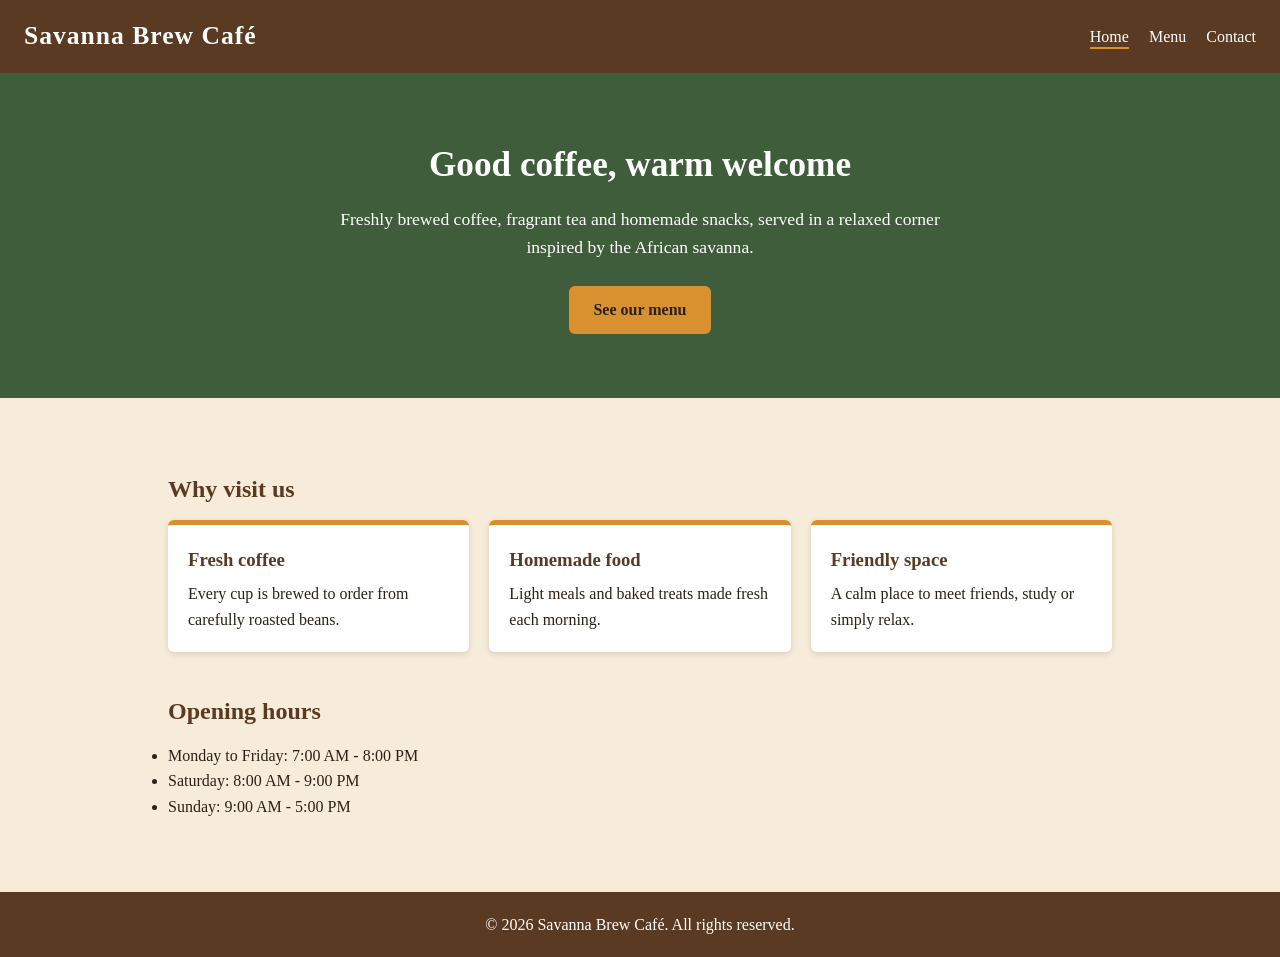
<file: index.html>
<!DOCTYPE html>
<html lang="en">
<head>
  <meta charset="UTF-8">
  <meta name="viewport" content="width=device-width, initial-scale=1.0">
  <meta name="description" content="Savanna Brew Café - freshly brewed coffee, tea and light meals.">
  <title>Savanna Brew Café | Home</title>
  <link rel="stylesheet" href="style.css">
</head>
<body>

  <header>
    <h1>Savanna Brew Café</h1>
    <nav aria-label="Main navigation">
      <ul>
        <li><a href="index.html" class="active">Home</a></li>
        <li><a href="menu.html">Menu</a></li>
        <li><a href="contact.html">Contact</a></li>
      </ul>
    </nav>
  </header>

  <section class="hero">
    <h2>Good coffee, warm welcome</h2>
    <p>Freshly brewed coffee, fragrant tea and homemade snacks, served in a relaxed corner inspired by the African savanna.</p>
    <a class="button" href="menu.html">See our menu</a>
  </section>

  <main>
    <section>
      <h2>Why visit us</h2>
      <div class="cards">
        <article class="card">
          <h3>Fresh coffee</h3>
          <p>Every cup is brewed to order from carefully roasted beans.</p>
        </article>
        <article class="card">
          <h3>Homemade food</h3>
          <p>Light meals and baked treats made fresh each morning.</p>
        </article>
        <article class="card">
          <h3>Friendly space</h3>
          <p>A calm place to meet friends, study or simply relax.</p>
        </article>
      </div>
    </section>

    <section>
      <h2>Opening hours</h2>
      <ul>
        <li>Monday to Friday: 7:00 AM - 8:00 PM</li>
        <li>Saturday: 8:00 AM - 9:00 PM</li>
        <li>Sunday: 9:00 AM - 5:00 PM</li>
      </ul>
    </section>
  </main>

  <footer>
    <p>&copy; 2026 Savanna Brew Café. All rights reserved.</p>
  </footer>

</body>
</html>
</file>
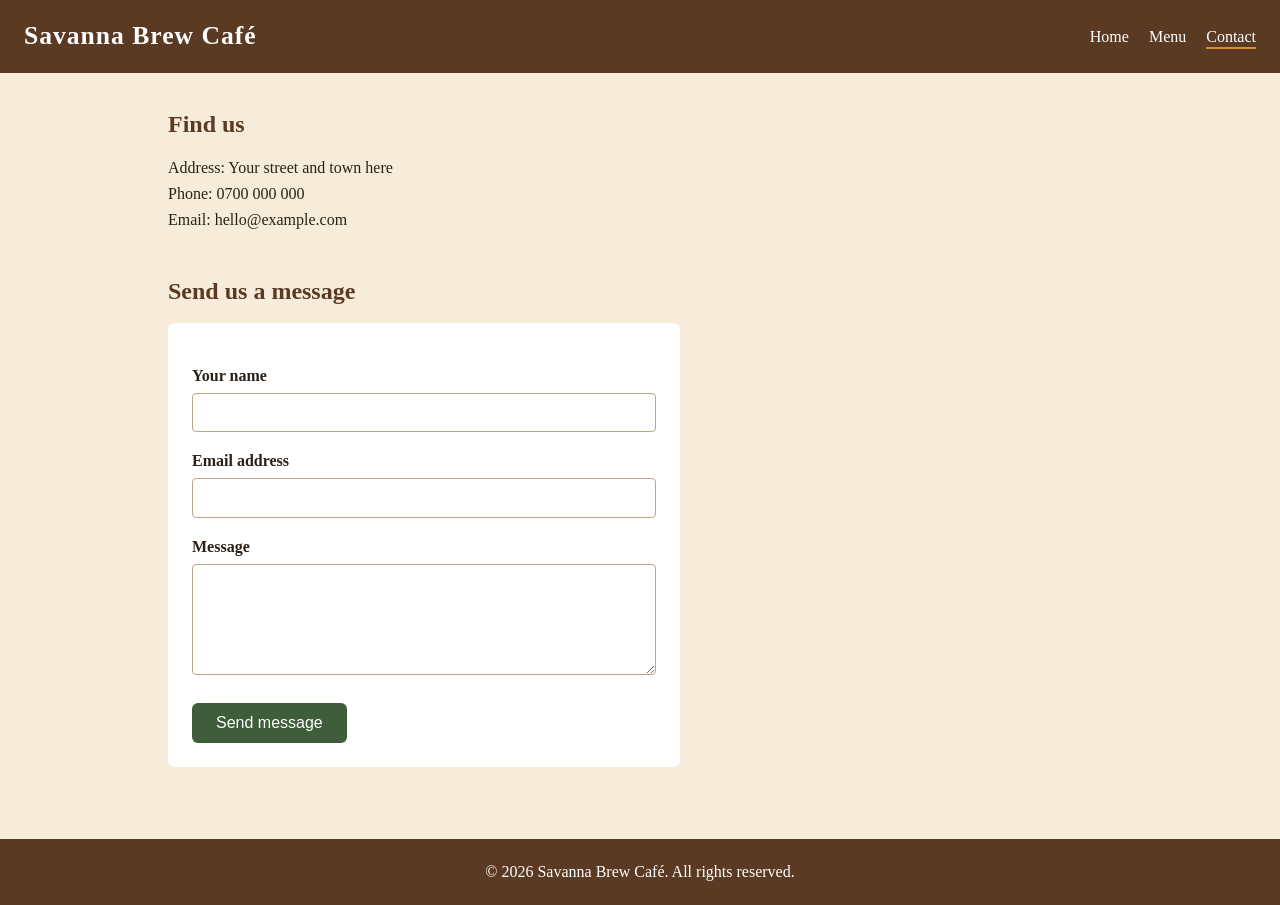
<file: contact.html>
<!DOCTYPE html>
<html lang="en">
<head>
  <meta charset="UTF-8">
  <meta name="viewport" content="width=device-width, initial-scale=1.0">
  <meta name="description" content="Contact Savanna Brew Café.">
  <title>Savanna Brew Café | Contact</title>
  <link rel="stylesheet" href="style.css">
</head>
<body>

  <header>
    <h1>Savanna Brew Café</h1>
    <nav aria-label="Main navigation">
      <ul>
        <li><a href="index.html">Home</a></li>
        <li><a href="menu.html">Menu</a></li>
        <li><a href="contact.html" class="active">Contact</a></li>
      </ul>
    </nav>
  </header>

  <main>
    <section>
      <h2>Find us</h2>
      <p>Address: Your street and town here</p>
      <p>Phone: 0700 000 000</p>
      <p>Email: hello@example.com</p>
    </section>

    <section>
      <h2>Send us a message</h2>
      <form action="#" method="post">
        <label for="name">Your name</label>
        <input type="text" id="name" name="name" required>

        <label for="email">Email address</label>
        <input type="email" id="email" name="email" required>

        <label for="message">Message</label>
        <textarea id="message" name="message" rows="5" required></textarea>

        <button type="submit">Send message</button>
      </form>
    </section>
  </main>

  <footer>
    <p>&copy; 2026 Savanna Brew Café. All rights reserved.</p>
  </footer>

</body>
</html>
</file>
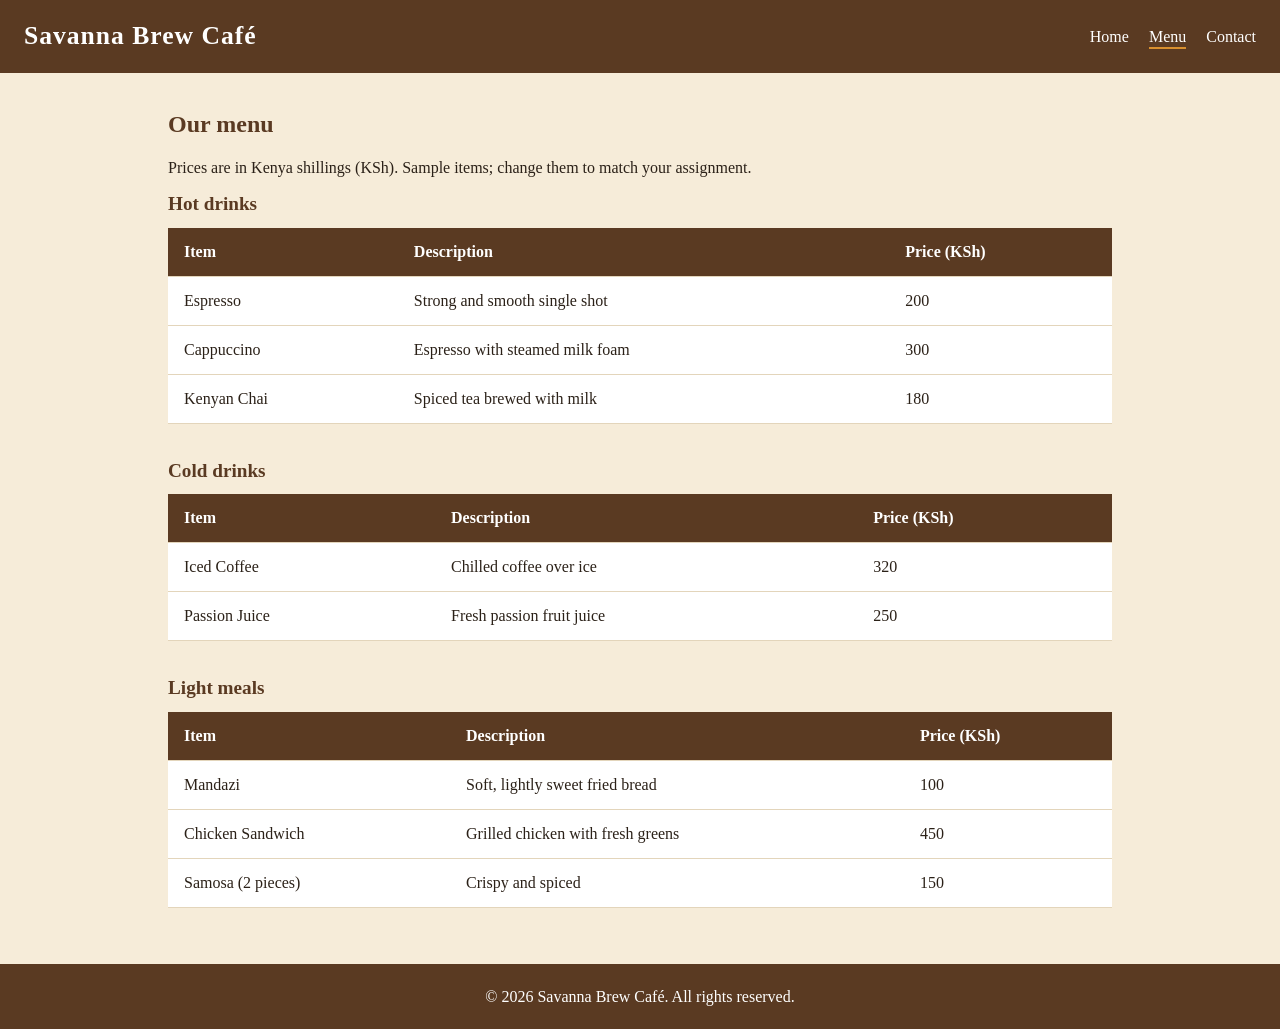
<file: menu.html>
<!DOCTYPE html>
<html lang="en">
<head>
  <meta charset="UTF-8">
  <meta name="viewport" content="width=device-width, initial-scale=1.0">
  <meta name="description" content="The Savanna Brew Café menu: hot drinks, cold drinks and light meals.">
  <title>Savanna Brew Café | Menu</title>
  <link rel="stylesheet" href="style.css">
</head>
<body>

  <header>
    <h1>Savanna Brew Café</h1>
    <nav aria-label="Main navigation">
      <ul>
        <li><a href="index.html">Home</a></li>
        <li><a href="menu.html" class="active">Menu</a></li>
        <li><a href="contact.html">Contact</a></li>
      </ul>
    </nav>
  </header>

  <main>
    <h2>Our menu</h2>
    <p>Prices are in Kenya shillings (KSh). Sample items; change them to match your assignment.</p>

    <table>
      <caption>Hot drinks</caption>
      <thead>
        <tr><th scope="col">Item</th><th scope="col">Description</th><th scope="col">Price (KSh)</th></tr>
      </thead>
      <tbody>
        <tr><td>Espresso</td><td>Strong and smooth single shot</td><td>200</td></tr>
        <tr><td>Cappuccino</td><td>Espresso with steamed milk foam</td><td>300</td></tr>
        <tr><td>Kenyan Chai</td><td>Spiced tea brewed with milk</td><td>180</td></tr>
      </tbody>
    </table>

    <table>
      <caption>Cold drinks</caption>
      <thead>
        <tr><th scope="col">Item</th><th scope="col">Description</th><th scope="col">Price (KSh)</th></tr>
      </thead>
      <tbody>
        <tr><td>Iced Coffee</td><td>Chilled coffee over ice</td><td>320</td></tr>
        <tr><td>Passion Juice</td><td>Fresh passion fruit juice</td><td>250</td></tr>
      </tbody>
    </table>

    <table>
      <caption>Light meals</caption>
      <thead>
        <tr><th scope="col">Item</th><th scope="col">Description</th><th scope="col">Price (KSh)</th></tr>
      </thead>
      <tbody>
        <tr><td>Mandazi</td><td>Soft, lightly sweet fried bread</td><td>100</td></tr>
        <tr><td>Chicken Sandwich</td><td>Grilled chicken with fresh greens</td><td>450</td></tr>
        <tr><td>Samosa (2 pieces)</td><td>Crispy and spiced</td><td>150</td></tr>
      </tbody>
    </table>
  </main>

  <footer>
    <p>&copy; 2026 Savanna Brew Café. All rights reserved.</p>
  </footer>

</body>
</html>
</file>
<file: style.css>
/* Savanna Brew Café - shared styles for all pages */

:root {
  --earth: #5a3a22;
  --sand: #f6ecd9;
  --gold: #d9902f;
  --green: #3f5d3a;
  --text: #2b2118;
  --white: #ffffff;
}

* {
  box-sizing: border-box;
  margin: 0;
  padding: 0;
}

body {
  font-family: Georgia, "Times New Roman", serif;
  line-height: 1.6;
  color: var(--text);
  background-color: var(--sand);
}

/* Header and navigation */
header {
  background-color: var(--earth);
  color: var(--white);
  padding: 1rem 1.5rem;
  display: flex;
  flex-wrap: wrap;
  align-items: center;
  justify-content: space-between;
  gap: 0.75rem;
}

header h1 {
  font-size: 1.6rem;
  letter-spacing: 1px;
}

nav ul {
  list-style: none;
  display: flex;
  gap: 1.25rem;
}

nav a {
  color: var(--white);
  text-decoration: none;
  padding-bottom: 2px;
  border-bottom: 2px solid transparent;
}

nav a:hover,
nav a:focus,
nav a.active {
  border-bottom-color: var(--gold);
}

/* Hero section */
.hero {
  background-color: var(--green);
  color: var(--white);
  text-align: center;
  padding: 4rem 1.5rem;
}

.hero h2 {
  font-size: 2.2rem;
  margin-bottom: 0.75rem;
}

.hero p {
  max-width: 40rem;
  margin: 0 auto 1.5rem;
  font-size: 1.1rem;
}

.button {
  display: inline-block;
  background-color: var(--gold);
  color: var(--text);
  text-decoration: none;
  font-weight: bold;
  padding: 0.7rem 1.5rem;
  border-radius: 6px;
}

.button:hover,
.button:focus {
  background-color: var(--white);
}

/* Page content */
main {
  max-width: 62rem;
  margin: 0 auto;
  padding: 2rem 1.5rem;
}

main h2 {
  color: var(--earth);
  margin-bottom: 0.75rem;
}

section {
  margin-bottom: 2.5rem;
}

/* Cards on the home page */
.cards {
  display: grid;
  grid-template-columns: repeat(auto-fit, minmax(14rem, 1fr));
  gap: 1.25rem;
}

.card {
  background-color: var(--white);
  border-top: 5px solid var(--gold);
  border-radius: 6px;
  padding: 1.25rem;
  box-shadow: 0 2px 6px rgba(0, 0, 0, 0.12);
}

.card h3 {
  color: var(--earth);
  margin-bottom: 0.4rem;
}

/* Menu table */
table {
  width: 100%;
  border-collapse: collapse;
  background-color: var(--white);
  margin-bottom: 1.5rem;
}

caption {
  text-align: left;
  font-weight: bold;
  font-size: 1.2rem;
  color: var(--earth);
  padding: 0.5rem 0;
}

th,
td {
  padding: 0.7rem 1rem;
  text-align: left;
  border-bottom: 1px solid #e3d5bb;
}

th {
  background-color: var(--earth);
  color: var(--white);
}

tr:hover td {
  background-color: #fbf5e9;
}

/* Contact form */
form {
  background-color: var(--white);
  padding: 1.5rem;
  border-radius: 6px;
  max-width: 32rem;
}

label {
  display: block;
  font-weight: bold;
  margin-top: 1rem;
}

input,
textarea {
  width: 100%;
  padding: 0.6rem;
  margin-top: 0.3rem;
  border: 1px solid #b9a887;
  border-radius: 4px;
  font-family: inherit;
  font-size: 1rem;
}

input:focus,
textarea:focus {
  outline: 3px solid var(--gold);
}

form button {
  margin-top: 1.25rem;
  background-color: var(--green);
  color: var(--white);
  border: none;
  padding: 0.7rem 1.5rem;
  font-size: 1rem;
  border-radius: 6px;
  cursor: pointer;
}

form button:hover {
  background-color: var(--earth);
}

/* Footer */
footer {
  background-color: var(--earth);
  color: var(--white);
  text-align: center;
  padding: 1.25rem;
}

/* Small screens */
@media (max-width: 600px) {
  header {
    flex-direction: column;
    text-align: center;
  }

  .hero h2 {
    font-size: 1.7rem;
  }
}
</file>
